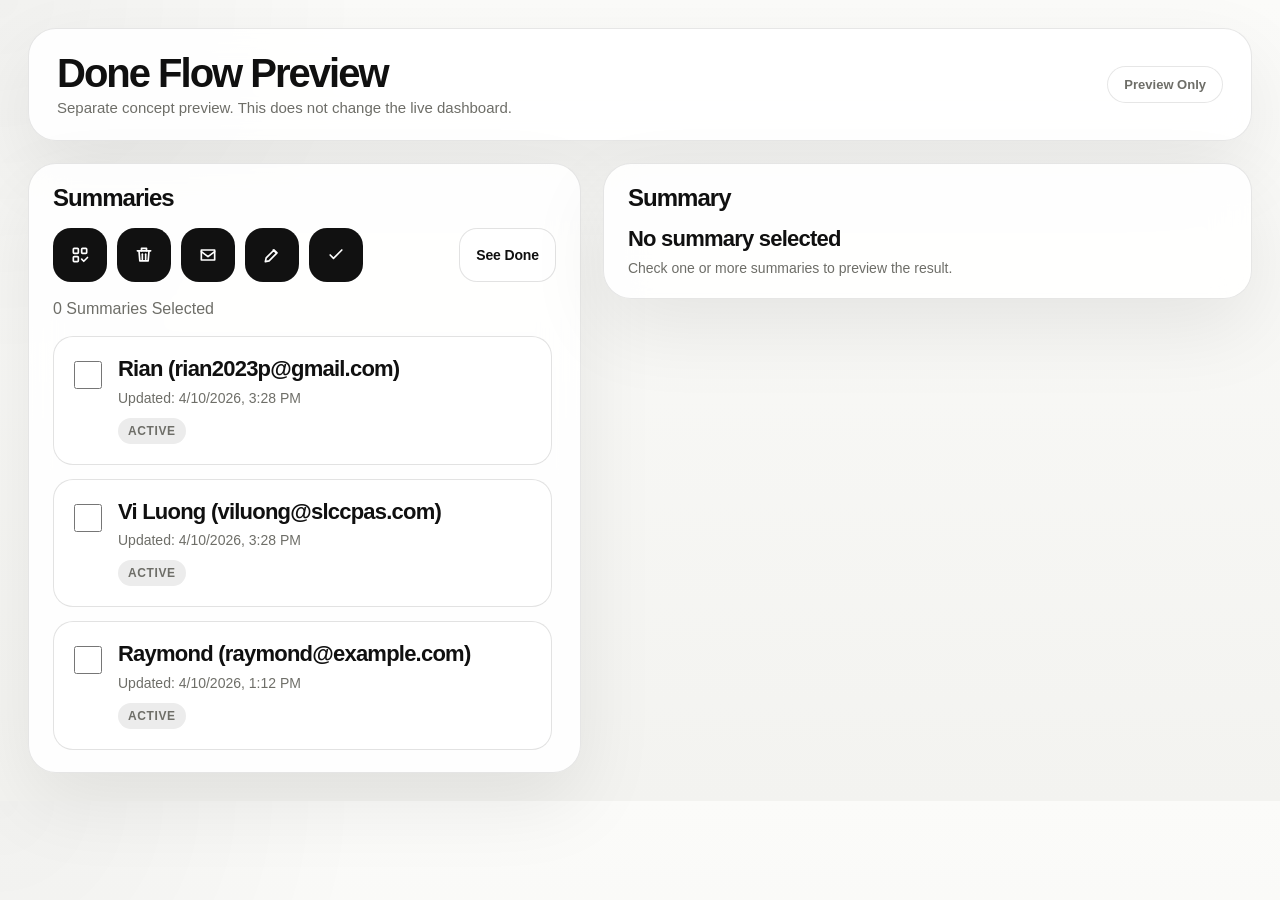
<file: Email_Summarizer/dashboard_static/done_preview.html>
<!doctype html>
<html lang="en">
  <head>
    <meta charset="utf-8" />
    <meta name="viewport" content="width=device-width, initial-scale=1" />
    <title>Email Dashboard Done Preview</title>
    <style>
      :root {
        --bg: #f3f3f0;
        --panel: rgba(255, 255, 255, 0.88);
        --panel-strong: rgba(255, 255, 255, 0.96);
        --line: rgba(17, 17, 17, 0.1);
        --text: #101010;
        --muted: #6e6e68;
        --soft: #efeee9;
        --soft-2: #e7e5de;
        --accent: #111111;
        --shadow: 0 30px 80px rgba(15, 15, 15, 0.08);
        --radius-xl: 28px;
        --radius-lg: 22px;
        --radius-md: 16px;
      }

      * {
        box-sizing: border-box;
      }

      body {
        margin: 0;
        color: var(--text);
        font-family: -apple-system, BlinkMacSystemFont, "SF Pro Display", "SF Pro Text", "Segoe UI", sans-serif;
        background:
          radial-gradient(circle at top left, rgba(0, 0, 0, 0.04), transparent 24%),
          linear-gradient(180deg, #fbfbf9 0%, var(--bg) 100%);
      }

      .page {
        max-width: 1460px;
        margin: 0 auto;
        padding: 28px;
        display: grid;
        gap: 22px;
      }

      .panel {
        border: 1px solid var(--line);
        background: var(--panel);
        backdrop-filter: blur(18px);
        border-radius: var(--radius-xl);
        box-shadow: var(--shadow);
      }

      .hero {
        padding: 24px 28px;
        display: flex;
        align-items: center;
        justify-content: space-between;
        gap: 20px;
      }

      h1 {
        margin: 0;
        font-size: 40px;
        line-height: 1;
        letter-spacing: -0.05em;
      }

      .hero p {
        margin: 6px 0 0;
        color: var(--muted);
        font-size: 15px;
      }

      .pill {
        padding: 10px 16px;
        border-radius: 999px;
        border: 1px solid var(--line);
        background: var(--panel-strong);
        color: var(--muted);
        font-size: 13px;
        font-weight: 600;
      }

      .layout {
        display: grid;
        grid-template-columns: 0.92fr 1.08fr;
        gap: 22px;
        align-items: start;
      }

      .module {
        padding: 22px 24px;
        display: grid;
        gap: 18px;
      }

      .module-header {
        display: flex;
        align-items: center;
        justify-content: space-between;
        gap: 16px;
      }

      .module-title {
        margin: 0;
        font-size: 24px;
        line-height: 1;
        letter-spacing: -0.04em;
      }

      .action-row {
        display: flex;
        align-items: center;
        justify-content: space-between;
        gap: 16px;
        flex-wrap: wrap;
      }

      .icon-actions {
        display: flex;
        align-items: center;
        gap: 10px;
        flex-wrap: wrap;
      }

      .icon-button,
      .mode-button {
        border: 1px solid rgba(17, 17, 17, 0.12);
        background: var(--accent);
        color: #fff;
        border-radius: 18px;
        height: 54px;
        min-width: 54px;
        padding: 0 16px;
        display: inline-flex;
        align-items: center;
        justify-content: center;
        gap: 10px;
        cursor: pointer;
        font-size: 14px;
        font-weight: 700;
        letter-spacing: -0.01em;
      }

      .icon-button svg {
        width: 20px;
        height: 20px;
        fill: none;
        stroke: currentColor;
        stroke-width: 2;
        stroke-linecap: round;
        stroke-linejoin: round;
      }

      .mode-button.secondary {
        background: rgba(255, 255, 255, 0.8);
        color: var(--text);
      }

      .mode-button.active {
        background: var(--accent);
        color: #fff;
      }

      .status-line {
        color: var(--muted);
        font-size: 16px;
      }

      .summary-list {
        display: grid;
        gap: 14px;
        max-height: 68vh;
        overflow-y: auto;
        padding-right: 4px;
      }

      .summary-card {
        display: grid;
        grid-template-columns: auto 1fr;
        gap: 16px;
        align-items: start;
        padding: 20px;
        border-radius: 20px;
        border: 1px solid rgba(17, 17, 17, 0.12);
        background: rgba(255, 255, 255, 0.74);
        cursor: pointer;
      }

      .summary-card:hover {
        background: var(--soft);
      }

      .summary-card.active {
        background: var(--soft);
        border-color: rgba(17, 17, 17, 0.16);
      }

      .summary-card input {
        width: 28px;
        height: 28px;
        margin: 4px 0 0;
      }

      .summary-card h3 {
        margin: 0;
        font-size: 22px;
        line-height: 1.12;
        letter-spacing: -0.035em;
      }

      .summary-card .meta {
        margin-top: 8px;
        color: var(--muted);
        font-size: 14px;
      }

      .summary-card .tag {
        display: inline-flex;
        margin-top: 12px;
        padding: 6px 10px;
        border-radius: 999px;
        background: rgba(17, 17, 17, 0.08);
        color: var(--muted);
        font-size: 12px;
        font-weight: 700;
        letter-spacing: 0.05em;
        text-transform: uppercase;
      }

      .detail {
        display: grid;
        gap: 18px;
      }

      .detail-header {
        display: grid;
        gap: 10px;
      }

      .detail-header h2 {
        margin: 0;
        font-size: 22px;
        line-height: 1;
        letter-spacing: -0.035em;
      }

      .detail-meta {
        color: var(--muted);
        font-size: 14px;
      }

      .detail-block {
        padding: 18px 20px;
        border-radius: 18px;
        background: var(--soft);
        border: 1px solid rgba(17, 17, 17, 0.08);
      }

      .detail-block h3 {
        margin: 0 0 12px;
        font-size: 13px;
        letter-spacing: 0.12em;
        text-transform: uppercase;
      }

      .detail-block p,
      .detail-block li {
        margin: 0;
        font-size: 16px;
        line-height: 1.6;
      }

      .detail-block ul {
        margin: 0;
        padding-left: 18px;
      }

      .note {
        color: var(--muted);
        font-size: 14px;
      }

      @media (max-width: 1080px) {
        .layout {
          grid-template-columns: 1fr;
        }
      }
    </style>
  </head>
  <body>
    <div class="page">
      <section class="panel hero">
        <div>
          <h1>Done Flow Preview</h1>
          <p>Separate concept preview. This does not change the live dashboard.</p>
        </div>
        <div class="pill">Preview Only</div>
      </section>

      <div class="layout">
        <section class="panel module">
          <div class="module-header">
            <h2 class="module-title" id="leftTitle">Summaries</h2>
          </div>

          <div class="action-row">
            <div class="icon-actions">
              <button class="icon-button" id="selectAllButton" type="button" title="Select All">
                <svg viewBox="0 0 24 24" aria-hidden="true">
                  <rect x="4" y="4" width="6" height="6" rx="1"></rect>
                  <rect x="14" y="4" width="6" height="6" rx="1"></rect>
                  <rect x="4" y="14" width="6" height="6" rx="1"></rect>
                  <path d="m14 17 2.5 2.5L21 15"></path>
                </svg>
              </button>
              <button class="icon-button" id="deleteButton" type="button" title="Delete Selected">
                <svg viewBox="0 0 24 24" aria-hidden="true">
                  <path d="M4 7h16"></path>
                  <path d="M10 11v6"></path>
                  <path d="M14 11v6"></path>
                  <path d="M6 7l1 12h10l1-12"></path>
                  <path d="M9 7V4h6v3"></path>
                </svg>
              </button>
              <button class="icon-button" id="emailButton" type="button" title="Email Report">
                <svg viewBox="0 0 24 24" aria-hidden="true">
                  <path d="M4 6h16v12H4z"></path>
                  <path d="m4 8 8 6 8-6"></path>
                </svg>
              </button>
              <button class="icon-button" id="refineButton" type="button" title="Refine Summary">
                <svg viewBox="0 0 24 24" aria-hidden="true">
                  <path d="m4 20 4.5-1 9.5-9.5-3.5-3.5L5 15.5 4 20z"></path>
                  <path d="m13.5 6 3.5 3.5"></path>
                </svg>
              </button>
              <button class="icon-button" id="doneActionButton" type="button" title="Mark as Done">
                <svg viewBox="0 0 24 24" aria-hidden="true">
                  <path d="m5 12 4 4L19 6"></path>
                </svg>
              </button>
            </div>

            <button class="mode-button secondary" id="toggleDoneViewButton" type="button">See Done</button>
          </div>

          <div class="status-line" id="listStatus">0 Summaries Selected</div>
          <div class="summary-list" id="summaryList"></div>
        </section>

        <section class="panel module">
          <div class="module-header">
            <h2 class="module-title">Summary</h2>
          </div>
          <div class="detail" id="detailPane"></div>
        </section>
      </div>
    </div>

    <script>
      const inboxSummaries = [
        {
          id: "rian",
          title: "Rian (rian2023p@gmail.com)",
          updated: "4/10/2026, 3:28 PM",
          executive:
            "Rian acknowledges your work on the tax documents and gives follow-up instructions for finalizing the filing.",
          topics: [
            "Tax filing next steps",
            "Spreadsheet adjustments",
            "Document handling guidance",
          ],
        },
        {
          id: "vi",
          title: "Vi Luong (viluong@slccpas.com)",
          updated: "4/10/2026, 3:28 PM",
          executive:
            "Vi sent the finalized return package and asked for the signed e-file forms back before the deadline.",
          topics: [
            "2025 return documents",
            "E-file signature request",
            "Tax payment timing",
          ],
        },
        {
          id: "raymond",
          title: "Raymond (raymond@example.com)",
          updated: "4/10/2026, 1:12 PM",
          executive:
            "Raymond sent a short note with a follow-up question about the attached tax paperwork.",
          topics: [
            "Attachment follow-up",
            "Clarification request",
          ],
        },
      ];

      const doneSummaries = [
        {
          id: "goku",
          title: "Goku (goku@example.com)",
          updated: "4/09/2026, 8:12 PM",
          executive:
            "Older summary already handled and moved out of the active queue.",
          topics: [
            "Handled previously",
            "No active follow-up",
          ],
        },
      ];

      let showDone = false;
      let activeSummaries = [...inboxSummaries];
      let archivedSummaries = [...doneSummaries];
      let selectedIds = [];

      const summaryList = document.getElementById("summaryList");
      const listStatus = document.getElementById("listStatus");
      const detailPane = document.getElementById("detailPane");
      const leftTitle = document.getElementById("leftTitle");
      const toggleDoneViewButton = document.getElementById("toggleDoneViewButton");
      const doneActionButton = document.getElementById("doneActionButton");

      function hasSelected(id) {
        return selectedIds.includes(id);
      }

      function updateStatus() {
        listStatus.textContent = `${selectedIds.length} Summaries Selected`;
      }

      function showPreviewOnlyMessage(message) {
        listStatus.textContent = message;
      }

      function getCurrentCollection() {
        return showDone ? archivedSummaries : activeSummaries;
      }

      function renderDetail() {
        const selected = getCurrentCollection().filter((item) => selectedIds.includes(item.id));

        if (!selected.length) {
          detailPane.innerHTML = `
            <div class="detail-header">
              <h2>No summary selected</h2>
              <div class="detail-meta">Check one or more summaries to preview the result.</div>
            </div>
          `;
          return;
        }

        if (selected.length === 1) {
          const summary = selected[0];
          detailPane.innerHTML = `
            <div class="detail-header">
              <h2>${summary.title}</h2>
              <div class="detail-meta">Updated: ${summary.updated}</div>
            </div>
            <div class="detail-block">
              <h3>Executive Summary</h3>
              <p>${summary.executive}</p>
            </div>
            <div class="detail-block">
              <h3>Main Topics</h3>
              <ul>${summary.topics.map((topic) => `<li>${topic}</li>`).join("")}</ul>
            </div>
          `;
          return;
        }

        detailPane.innerHTML = `
          <div class="detail-header">
            <h2>Combined Report (${selected.length} Selected)</h2>
            <div class="detail-meta">Order follows the order you checked them.</div>
          </div>
          ${selected
            .map(
              (summary) => `
                <div class="detail-block">
                  <h3>${summary.title}</h3>
                  <p>${summary.executive}</p>
                </div>
              `
            )
            .join("")}
        `;
      }

      function renderList() {
        const items = getCurrentCollection();
        leftTitle.textContent = showDone ? "Done" : "Summaries";
        toggleDoneViewButton.textContent = showDone ? "Back to Summaries" : "See Done";
        toggleDoneViewButton.classList.toggle("active", showDone);
        doneActionButton.title = showDone ? "Mark as New" : "Mark as Done";
        doneActionButton.innerHTML = showDone
          ? `
            <svg viewBox="0 0 24 24" aria-hidden="true">
              <path d="M4 12h16"></path>
              <path d="M12 4v16"></path>
            </svg>
          `
          : `
            <svg viewBox="0 0 24 24" aria-hidden="true">
              <path d="m5 12 4 4L19 6"></path>
            </svg>
          `;

        summaryList.innerHTML = items
          .map(
            (summary) => `
              <div class="summary-card${hasSelected(summary.id) ? " active" : ""}" data-id="${summary.id}">
                <input type="checkbox" ${hasSelected(summary.id) ? "checked" : ""} />
                <div>
                  <h3>${summary.title}</h3>
                  <div class="meta">Updated: ${summary.updated}</div>
                  <div class="tag">${showDone ? "Done" : "Active"}</div>
                </div>
              </div>
            `
          )
          .join("");

        summaryList.querySelectorAll(".summary-card").forEach((card) => {
          card.addEventListener("click", () => {
            const id = card.dataset.id;
            if (hasSelected(id)) {
              selectedIds = selectedIds.filter((item) => item !== id);
            } else {
              selectedIds.push(id);
            }
            renderList();
            updateStatus();
            renderDetail();
          });
        });
      }

      function moveSelectedToDone() {
        if (!selectedIds.length) return;
        if (!showDone) {
          const moved = activeSummaries.filter((item) => selectedIds.includes(item.id));
          activeSummaries = activeSummaries.filter((item) => !selectedIds.includes(item.id));
          archivedSummaries = [...moved, ...archivedSummaries];
        } else {
          const moved = archivedSummaries.filter((item) => selectedIds.includes(item.id));
          archivedSummaries = archivedSummaries.filter((item) => !selectedIds.includes(item.id));
          activeSummaries = [...moved, ...activeSummaries];
        }
        selectedIds = [];
        renderList();
        updateStatus();
        renderDetail();
      }

      document.getElementById("selectAllButton").addEventListener("click", () => {
        const items = getCurrentCollection().map((item) => item.id);
        const allSelected = items.length > 0 && items.every((id) => selectedIds.includes(id));
        selectedIds = allSelected ? [] : [...items];
        renderList();
        updateStatus();
        renderDetail();
      });

      document.getElementById("deleteButton").addEventListener("click", () => {
        const set = new Set(selectedIds);
        if (showDone) {
          archivedSummaries = archivedSummaries.filter((item) => !set.has(item.id));
        } else {
          activeSummaries = activeSummaries.filter((item) => !set.has(item.id));
        }
        selectedIds = [];
        renderList();
        updateStatus();
        renderDetail();
      });

      document.getElementById("emailButton").addEventListener("click", () => {
        showPreviewOnlyMessage("Preview only: this would email the current combined report.");
      });

      document.getElementById("refineButton").addEventListener("click", () => {
        showPreviewOnlyMessage("Preview only: this would refine the current visible summary/report.");
      });

      doneActionButton.addEventListener("click", moveSelectedToDone);

      toggleDoneViewButton.addEventListener("click", () => {
        showDone = !showDone;
        selectedIds = [];
        renderList();
        updateStatus();
        renderDetail();
      });

      renderList();
      updateStatus();
      renderDetail();
    </script>
  </body>
</html>
</file>
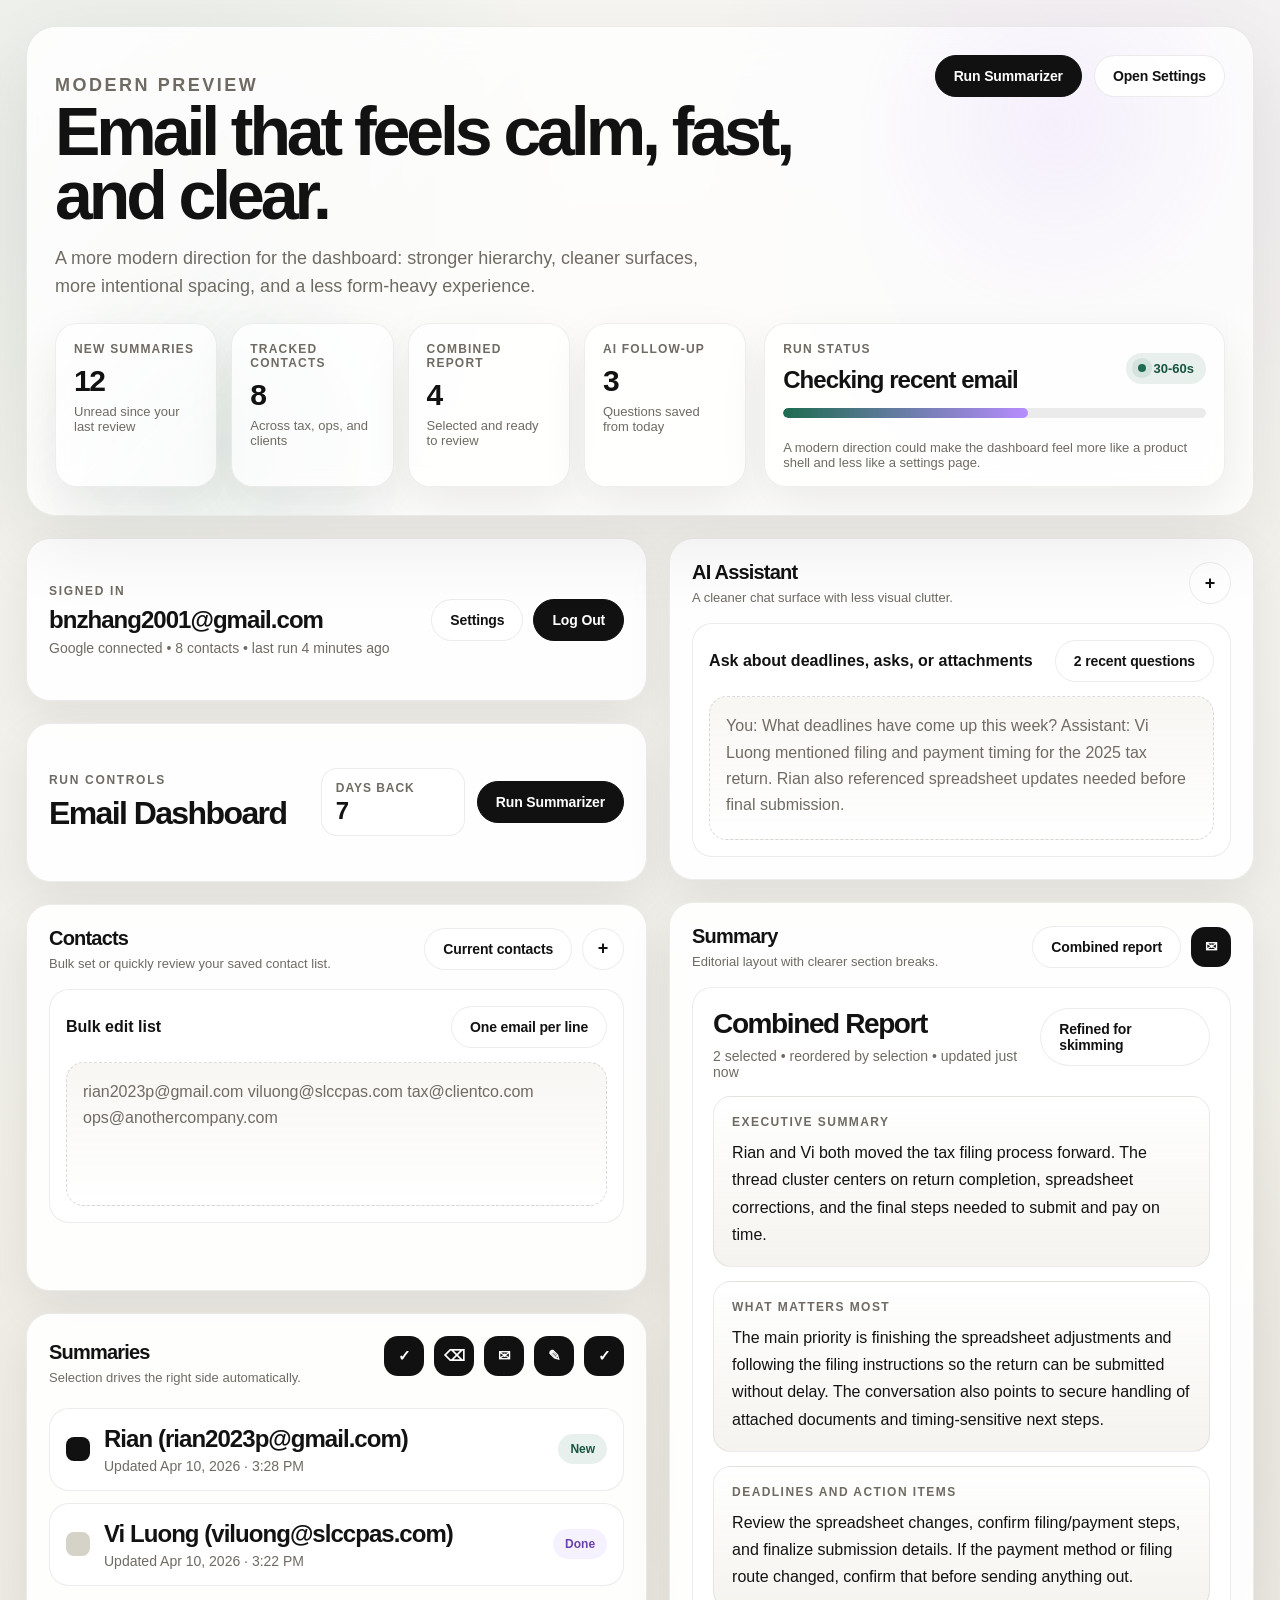
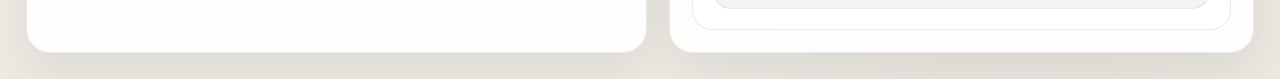
<file: Email_Summarizer/dashboard_static/modern_preview.html>
<!doctype html>
<html lang="en">
  <head>
    <meta charset="utf-8" />
    <meta name="viewport" content="width=device-width, initial-scale=1" />
    <title>Email Dashboard Modern Preview</title>
    <style>
      :root {
        --bg-1: #f6f5f1;
        --bg-2: #eceae2;
        --ink: #121212;
        --muted: #6f6b63;
        --line: rgba(18, 18, 18, 0.08);
        --line-strong: rgba(18, 18, 18, 0.14);
        --panel: rgba(255, 255, 255, 0.76);
        --panel-strong: rgba(255, 255, 255, 0.92);
        --soft: #f0ede6;
        --soft-2: #e6e2d8;
        --accent: #111111;
        --accent-2: #1d6c4f;
        --accent-3: #b78cff;
        --shadow-lg: 0 28px 80px rgba(15, 15, 15, 0.08);
        --shadow-md: 0 18px 48px rgba(15, 15, 15, 0.07);
        --radius-xl: 30px;
        --radius-lg: 24px;
        --radius-md: 18px;
        --radius-sm: 14px;
      }

      * {
        box-sizing: border-box;
      }

      body {
        margin: 0;
        min-height: 100vh;
        color: var(--ink);
        font-family: -apple-system, BlinkMacSystemFont, "SF Pro Display", "SF Pro Text", "Segoe UI", sans-serif;
        background:
          radial-gradient(circle at 12% 10%, rgba(29, 108, 79, 0.08), transparent 22%),
          radial-gradient(circle at 84% 8%, rgba(183, 140, 255, 0.10), transparent 20%),
          radial-gradient(circle at 80% 84%, rgba(0, 0, 0, 0.05), transparent 24%),
          linear-gradient(180deg, var(--bg-1) 0%, var(--bg-2) 100%);
      }

      .page {
        max-width: 1460px;
        margin: 0 auto;
        padding: 26px;
        display: grid;
        gap: 22px;
      }

      .glass {
        background: var(--panel);
        border: 1px solid var(--line);
        border-radius: var(--radius-xl);
        box-shadow: var(--shadow-lg);
        backdrop-filter: blur(20px);
      }

      .hero {
        position: relative;
        overflow: hidden;
        padding: 28px;
        display: grid;
        gap: 22px;
      }

      .hero::before {
        content: "";
        position: absolute;
        inset: 0;
        background:
          linear-gradient(135deg, rgba(255, 255, 255, 0.45), transparent 34%),
          radial-gradient(circle at 84% 20%, rgba(183, 140, 255, 0.10), transparent 18%),
          radial-gradient(circle at 16% 86%, rgba(29, 108, 79, 0.08), transparent 18%);
        pointer-events: none;
      }

      .hero-top,
      .hero-bottom {
        position: relative;
        z-index: 1;
      }

      .hero-top {
        display: flex;
        align-items: flex-start;
        justify-content: space-between;
        gap: 24px;
      }

      .eyebrow {
        margin: 0 0 10px;
        font-size: 12px;
        letter-spacing: 0.14em;
        text-transform: uppercase;
        color: var(--muted);
        font-weight: 700;
      }

      h1 {
        margin: 0;
        font-size: clamp(44px, 6vw, 68px);
        line-height: 0.94;
        letter-spacing: -0.06em;
      }

      .hero-copy {
        max-width: 780px;
      }

      .hero-copy p {
        margin: 16px 0 0;
        max-width: 680px;
        color: var(--muted);
        font-size: 18px;
        line-height: 1.6;
      }

      .hero-actions {
        display: flex;
        gap: 12px;
        align-items: center;
        flex-wrap: wrap;
      }

      .button,
      .pill {
        border-radius: 999px;
        border: 1px solid var(--line);
        padding: 12px 18px;
        font: inherit;
        font-size: 14px;
        font-weight: 650;
        letter-spacing: -0.01em;
      }

      .button.primary {
        background: var(--accent);
        color: #fff;
        border-color: var(--accent);
      }

      .button.secondary,
      .pill {
        background: rgba(255, 255, 255, 0.82);
        color: var(--ink);
      }

      .hero-bottom {
        display: grid;
        grid-template-columns: 1.2fr .8fr;
        gap: 18px;
      }

      .stat-grid {
        display: grid;
        grid-template-columns: repeat(4, minmax(0, 1fr));
        gap: 14px;
      }

      .stat-card,
      .pulse-card {
        background: rgba(255, 255, 255, 0.72);
        border: 1px solid rgba(18, 18, 18, 0.07);
        border-radius: 22px;
        padding: 18px 18px 16px;
        box-shadow: var(--shadow-md);
      }

      .stat-label {
        font-size: 12px;
        letter-spacing: 0.10em;
        text-transform: uppercase;
        color: var(--muted);
        font-weight: 700;
        margin-bottom: 10px;
      }

      .stat-value {
        font-size: 30px;
        line-height: 1;
        letter-spacing: -0.05em;
        font-weight: 760;
      }

      .stat-note {
        margin-top: 8px;
        font-size: 13px;
        color: var(--muted);
      }

      .pulse-card {
        display: grid;
        gap: 14px;
      }

      .pulse-row {
        display: flex;
        justify-content: space-between;
        gap: 12px;
        align-items: center;
      }

      .pulse-badge {
        display: inline-flex;
        align-items: center;
        gap: 8px;
        padding: 8px 12px;
        border-radius: 999px;
        background: rgba(29, 108, 79, 0.10);
        color: #16553f;
        font-size: 13px;
        font-weight: 700;
      }

      .pulse-badge::before {
        content: "";
        width: 8px;
        height: 8px;
        border-radius: 50%;
        background: var(--accent-2);
        box-shadow: 0 0 0 6px rgba(29, 108, 79, 0.10);
      }

      .shell {
        display: grid;
        grid-template-columns: 1.03fr .97fr;
        gap: 22px;
      }

      .column {
        display: grid;
        gap: 22px;
      }

      .panel {
        background: var(--panel-strong);
        border: 1px solid var(--line);
        border-radius: var(--radius-lg);
        box-shadow: var(--shadow-md);
        padding: 22px;
      }

      .panel-header {
        display: flex;
        justify-content: space-between;
        align-items: center;
        gap: 14px;
        margin-bottom: 18px;
      }

      .panel-title {
        margin: 0;
        font-size: 20px;
        letter-spacing: -0.04em;
      }

      .panel-subtitle {
        margin: 6px 0 0;
        color: var(--muted);
        font-size: 13px;
      }

      .tiny-actions {
        display: flex;
        gap: 10px;
        align-items: center;
      }

      .circle-button {
        width: 42px;
        height: 42px;
        border: 1px solid var(--line);
        background: rgba(255, 255, 255, 0.88);
        border-radius: 50%;
        display: inline-flex;
        align-items: center;
        justify-content: center;
        font-size: 18px;
        font-weight: 700;
      }

      .account-card {
        display: grid;
        grid-template-columns: 1fr auto;
        gap: 18px;
        align-items: center;
      }

      .account-name {
        font-size: 24px;
        letter-spacing: -0.04em;
        font-weight: 760;
      }

      .account-meta {
        margin-top: 6px;
        color: var(--muted);
        font-size: 14px;
      }

      .run-card {
        display: grid;
        grid-template-columns: 1fr auto;
        gap: 18px;
        align-items: center;
      }

      .run-controls {
        display: flex;
        gap: 12px;
        align-items: center;
        flex-wrap: wrap;
      }

      .input-chip {
        min-width: 144px;
        padding: 12px 14px;
        border-radius: 16px;
        background: rgba(255, 255, 255, 0.92);
        border: 1px solid var(--line);
        display: grid;
        gap: 4px;
      }

      .input-chip-label {
        color: var(--muted);
        font-size: 12px;
        font-weight: 700;
        letter-spacing: 0.08em;
        text-transform: uppercase;
      }

      .input-chip-value {
        font-size: 24px;
        line-height: 1;
        letter-spacing: -0.04em;
        font-weight: 720;
      }

      .contact-stack,
      .chat-stack,
      .summary-stack {
        display: grid;
        gap: 14px;
      }

      .textarea-card,
      .chat-card,
      .summary-card,
      .detail-card {
        border: 1px solid var(--line);
        border-radius: 20px;
        background: rgba(255, 255, 255, 0.86);
      }

      .textarea-card {
        padding: 16px;
      }

      .textarea-header,
      .chat-header {
        display: flex;
        justify-content: space-between;
        align-items: center;
        gap: 12px;
        margin-bottom: 14px;
      }

      .textarea-box,
      .chat-box {
        min-height: 144px;
        border: 1px dashed var(--line-strong);
        border-radius: 18px;
        padding: 16px;
        color: var(--muted);
        background: linear-gradient(180deg, rgba(240, 237, 230, 0.48), rgba(255, 255, 255, 0.55));
        line-height: 1.65;
      }

      .summary-toolbar {
        display: flex;
        justify-content: space-between;
        align-items: center;
        gap: 12px;
        margin-bottom: 14px;
      }

      .icon-row {
        display: flex;
        gap: 10px;
        align-items: center;
      }

      .square-icon {
        width: 40px;
        height: 40px;
        border-radius: 14px;
        background: var(--accent);
        color: #fff;
        display: inline-flex;
        align-items: center;
        justify-content: center;
        font-size: 15px;
        font-weight: 700;
      }

      .summary-scroll {
        display: grid;
        gap: 12px;
      }

      .summary-card {
        padding: 16px;
        display: grid;
        grid-template-columns: auto 1fr auto;
        gap: 14px;
        align-items: center;
      }

      .check {
        width: 24px;
        height: 24px;
        border-radius: 8px;
        background: var(--accent);
      }

      .summary-person {
        font-size: 24px;
        letter-spacing: -0.04em;
        font-weight: 760;
      }

      .summary-meta {
        margin-top: 5px;
        color: var(--muted);
        font-size: 14px;
      }

      .summary-tag {
        padding: 8px 12px;
        border-radius: 999px;
        background: rgba(29, 108, 79, 0.10);
        color: #16553f;
        font-size: 12px;
        font-weight: 700;
      }

      .detail-card {
        padding: 20px;
        display: grid;
        gap: 16px;
      }

      .detail-head {
        display: flex;
        justify-content: space-between;
        gap: 14px;
        align-items: flex-start;
      }

      .detail-title {
        margin: 0;
        font-size: 28px;
        letter-spacing: -0.05em;
      }

      .detail-meta {
        color: var(--muted);
        font-size: 14px;
        margin-top: 8px;
      }

      .section-grid {
        display: grid;
        gap: 14px;
      }

      .section-block {
        padding: 18px;
        border: 1px solid var(--line);
        border-radius: 18px;
        background: linear-gradient(180deg, rgba(255, 255, 255, 0.82), rgba(240, 237, 230, 0.66));
      }

      .section-label {
        margin: 0 0 10px;
        font-size: 12px;
        letter-spacing: 0.12em;
        text-transform: uppercase;
        color: var(--muted);
        font-weight: 700;
      }

      .section-copy {
        margin: 0;
        font-size: 16px;
        line-height: 1.7;
      }

      @media (max-width: 1180px) {
        .hero-bottom,
        .shell {
          grid-template-columns: 1fr;
        }

        .stat-grid {
          grid-template-columns: repeat(2, minmax(0, 1fr));
        }
      }

      @media (max-width: 760px) {
        .page {
          padding: 16px;
        }

        .hero-top,
        .run-card,
        .account-card,
        .summary-card,
        .detail-head {
          grid-template-columns: 1fr;
          display: grid;
        }

        .hero-actions,
        .run-controls,
        .summary-toolbar {
          flex-wrap: wrap;
        }

        .stat-grid {
          grid-template-columns: 1fr;
        }
      }
    </style>
  </head>
  <body>
    <main class="page">
      <section class="glass hero">
        <div class="hero-top">
          <div class="hero-copy">
            <p class="eyebrow">Modern Preview</p>
            <h1>Email that feels calm, fast, and clear.</h1>
            <p>A more modern direction for the dashboard: stronger hierarchy, cleaner surfaces, more intentional spacing, and a less form-heavy experience.</p>
          </div>
          <div class="hero-actions">
            <button class="button primary" type="button">Run Summarizer</button>
            <button class="button secondary" type="button">Open Settings</button>
          </div>
        </div>

        <div class="hero-bottom">
          <div class="stat-grid">
            <div class="stat-card">
              <div class="stat-label">New summaries</div>
              <div class="stat-value">12</div>
              <div class="stat-note">Unread since your last review</div>
            </div>
            <div class="stat-card">
              <div class="stat-label">Tracked contacts</div>
              <div class="stat-value">8</div>
              <div class="stat-note">Across tax, ops, and clients</div>
            </div>
            <div class="stat-card">
              <div class="stat-label">Combined report</div>
              <div class="stat-value">4</div>
              <div class="stat-note">Selected and ready to review</div>
            </div>
            <div class="stat-card">
              <div class="stat-label">AI follow-up</div>
              <div class="stat-value">3</div>
              <div class="stat-note">Questions saved from today</div>
            </div>
          </div>

          <div class="pulse-card">
            <div class="pulse-row">
              <div>
                <div class="stat-label">Run status</div>
                <div style="font-size:24px;font-weight:760;letter-spacing:-0.04em;">Checking recent email</div>
              </div>
              <div class="pulse-badge">30-60s</div>
            </div>
            <div style="height:10px;border-radius:999px;background:rgba(18,18,18,0.08);overflow:hidden;">
              <div style="width:58%;height:100%;background:linear-gradient(90deg,var(--accent-2),var(--accent-3));border-radius:999px;"></div>
            </div>
            <div class="stat-note">A modern direction could make the dashboard feel more like a product shell and less like a settings page.</div>
          </div>
        </div>
      </section>

      <section class="shell">
        <div class="column">
          <section class="panel account-card">
            <div>
              <div class="eyebrow" style="margin-bottom:8px;">Signed in</div>
              <div class="account-name">bnzhang2001@gmail.com</div>
              <div class="account-meta">Google connected • 8 contacts • last run 4 minutes ago</div>
            </div>
            <div class="tiny-actions">
              <span class="pill">Settings</span>
              <button class="button primary" type="button">Log Out</button>
            </div>
          </section>

          <section class="panel run-card">
            <div>
              <div class="eyebrow" style="margin-bottom:8px;">Run controls</div>
              <div style="font-size:32px;font-weight:760;letter-spacing:-0.05em;">Email Dashboard</div>
            </div>
            <div class="run-controls">
              <div class="input-chip">
                <div class="input-chip-label">Days back</div>
                <div class="input-chip-value">7</div>
              </div>
              <button class="button primary" type="button">Run Summarizer</button>
            </div>
          </section>

          <section class="panel">
            <div class="panel-header">
              <div>
                <h2 class="panel-title">Contacts</h2>
                <p class="panel-subtitle">Bulk set or quickly review your saved contact list.</p>
              </div>
              <div class="tiny-actions">
                <span class="pill">Current contacts</span>
                <div class="circle-button">+</div>
              </div>
            </div>
            <div class="contact-stack">
              <div class="textarea-card">
                <div class="textarea-header">
                  <strong>Bulk edit list</strong>
                  <span class="pill">One email per line</span>
                </div>
                <div class="textarea-box">rian2023p@gmail.com
viluong@slccpas.com
tax@clientco.com
ops@anothercompany.com</div>
              </div>
            </div>
          </section>

          <section class="panel">
            <div class="panel-header">
              <div>
                <h2 class="panel-title">Summaries</h2>
                <p class="panel-subtitle">Selection drives the right side automatically.</p>
              </div>
              <div class="summary-toolbar">
                <div class="icon-row">
                  <div class="square-icon">✓</div>
                  <div class="square-icon">⌫</div>
                  <div class="square-icon">✉</div>
                  <div class="square-icon">✎</div>
                  <div class="square-icon">✓</div>
                </div>
              </div>
            </div>

            <div class="summary-scroll">
              <article class="summary-card">
                <div class="check"></div>
                <div>
                  <div class="summary-person">Rian (rian2023p@gmail.com)</div>
                  <div class="summary-meta">Updated Apr 10, 2026 · 3:28 PM</div>
                </div>
                <div class="summary-tag">New</div>
              </article>

              <article class="summary-card">
                <div class="check" style="background:#d5d2c8;"></div>
                <div>
                  <div class="summary-person">Vi Luong (viluong@slccpas.com)</div>
                  <div class="summary-meta">Updated Apr 10, 2026 · 3:22 PM</div>
                </div>
                <div class="summary-tag" style="background:rgba(183,140,255,0.12);color:#6a42a9;">Done</div>
              </article>
            </div>
          </section>
        </div>

        <div class="column">
          <section class="panel">
            <div class="panel-header">
              <div>
                <h2 class="panel-title">AI Assistant</h2>
                <p class="panel-subtitle">A cleaner chat surface with less visual clutter.</p>
              </div>
              <div class="circle-button">+</div>
            </div>
            <div class="chat-card" style="padding:16px;">
              <div class="chat-header">
                <strong>Ask about deadlines, asks, or attachments</strong>
                <span class="pill">2 recent questions</span>
              </div>
              <div class="chat-box">You: What deadlines have come up this week?

Assistant: Vi Luong mentioned filing and payment timing for the 2025 tax return. Rian also referenced spreadsheet updates needed before final submission.</div>
            </div>
          </section>

          <section class="panel">
            <div class="panel-header">
              <div>
                <h2 class="panel-title">Summary</h2>
                <p class="panel-subtitle">Editorial layout with clearer section breaks.</p>
              </div>
              <div class="tiny-actions">
                <span class="pill">Combined report</span>
                <div class="square-icon">✉</div>
              </div>
            </div>

            <div class="detail-card">
              <div class="detail-head">
                <div>
                  <h3 class="detail-title">Combined Report</h3>
                  <div class="detail-meta">2 selected • reordered by selection • updated just now</div>
                </div>
                <span class="pill">Refined for skimming</span>
              </div>

              <div class="section-grid">
                <section class="section-block">
                  <p class="section-label">Executive Summary</p>
                  <p class="section-copy">Rian and Vi both moved the tax filing process forward. The thread cluster centers on return completion, spreadsheet corrections, and the final steps needed to submit and pay on time.</p>
                </section>

                <section class="section-block">
                  <p class="section-label">What Matters Most</p>
                  <p class="section-copy">The main priority is finishing the spreadsheet adjustments and following the filing instructions so the return can be submitted without delay. The conversation also points to secure handling of attached documents and timing-sensitive next steps.</p>
                </section>

                <section class="section-block">
                  <p class="section-label">Deadlines and Action Items</p>
                  <p class="section-copy">Review the spreadsheet changes, confirm filing/payment steps, and finalize submission details. If the payment method or filing route changed, confirm that before sending anything out.</p>
                </section>
              </div>
            </div>
          </section>
        </div>
      </section>
    </main>
  </body>
</html>
</file>
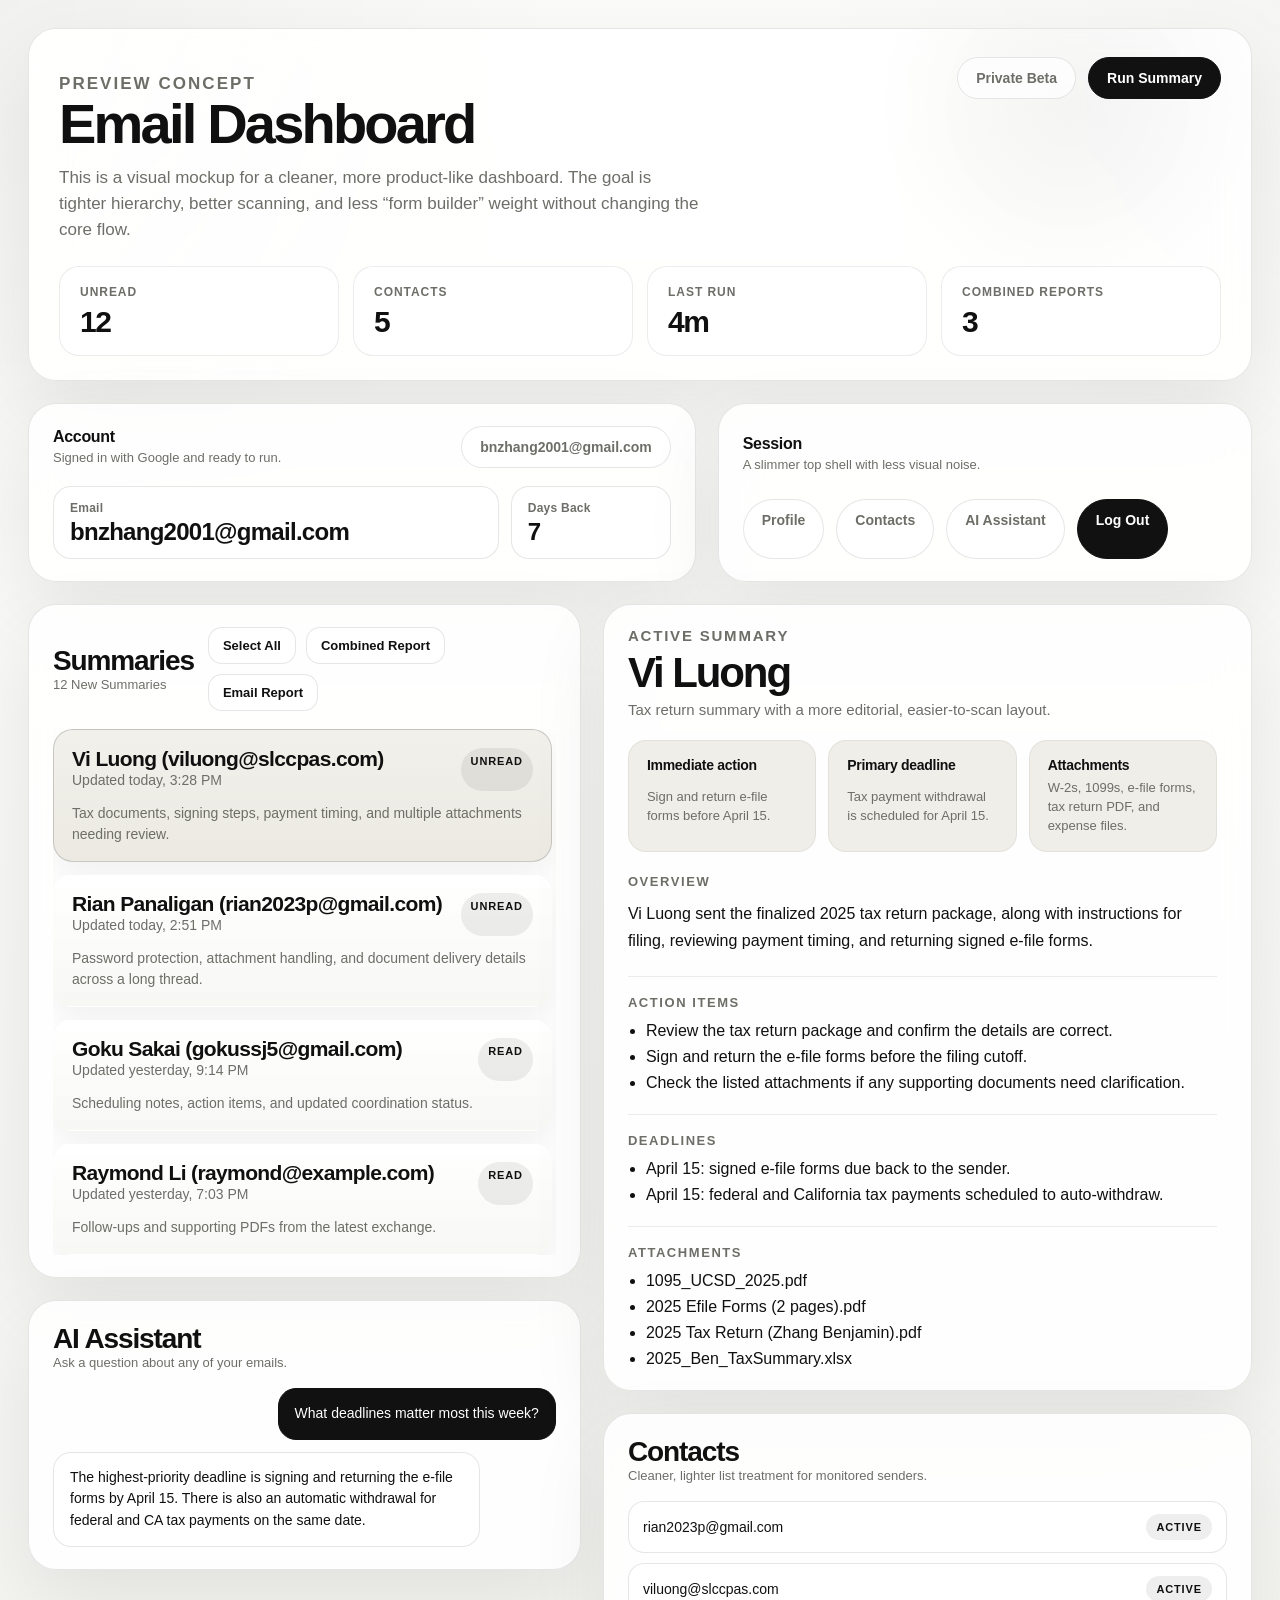
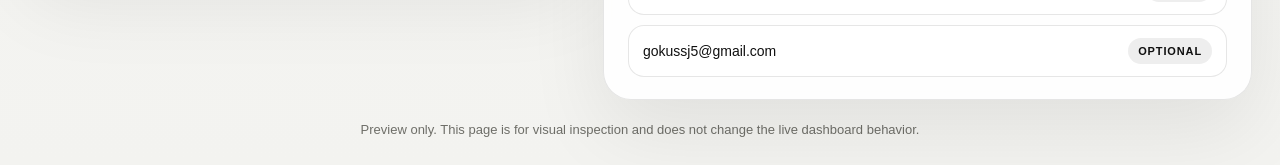
<file: Email_Summarizer/dashboard_static/preview.html>
<!doctype html>
<html lang="en">
  <head>
    <meta charset="utf-8" />
    <meta name="viewport" content="width=device-width, initial-scale=1" />
    <title>Email Dashboard Preview</title>
    <style>
      :root {
        --bg: #f3f3f0;
        --panel: rgba(255, 255, 255, 0.88);
        --panel-strong: rgba(255, 255, 255, 0.96);
        --line: rgba(17, 17, 17, 0.1);
        --line-strong: rgba(17, 17, 17, 0.18);
        --text: #101010;
        --muted: #6e6e68;
        --soft: #efeee9;
        --soft-2: #e7e5de;
        --accent: #111111;
        --accent-soft: #ecebe6;
        --shadow: 0 30px 80px rgba(15, 15, 15, 0.08);
        --radius-xl: 28px;
        --radius-lg: 22px;
        --radius-md: 16px;
        --radius-sm: 12px;
      }

      * {
        box-sizing: border-box;
      }

      body {
        margin: 0;
        color: var(--text);
        font-family: -apple-system, BlinkMacSystemFont, "SF Pro Display", "SF Pro Text", "Segoe UI", sans-serif;
        background:
          radial-gradient(circle at top left, rgba(0, 0, 0, 0.04), transparent 26%),
          radial-gradient(circle at top right, rgba(0, 0, 0, 0.025), transparent 22%),
          linear-gradient(180deg, #fbfbf9 0%, var(--bg) 100%);
      }

      .page {
        max-width: 1380px;
        margin: 0 auto;
        padding: 28px;
        display: grid;
        gap: 22px;
      }

      .panel {
        border: 1px solid var(--line);
        background: var(--panel);
        backdrop-filter: blur(18px);
        border-radius: var(--radius-xl);
        box-shadow: var(--shadow);
      }

      .hero {
        padding: 28px 30px 24px;
        display: grid;
        gap: 22px;
        overflow: hidden;
        position: relative;
      }

      .hero::after {
        content: "";
        position: absolute;
        inset: 0;
        background:
          linear-gradient(120deg, rgba(255, 255, 255, 0.5), transparent 35%),
          radial-gradient(circle at 85% 22%, rgba(0, 0, 0, 0.045), transparent 18%);
        pointer-events: none;
      }

      .hero-top {
        display: flex;
        align-items: flex-start;
        justify-content: space-between;
        gap: 24px;
        position: relative;
        z-index: 1;
      }

      .eyebrow {
        margin: 0 0 10px;
        color: var(--muted);
        font-size: 12px;
        font-weight: 700;
        letter-spacing: 0.12em;
        text-transform: uppercase;
      }

      h1 {
        margin: 0;
        font-size: clamp(36px, 5vw, 56px);
        line-height: 0.95;
        letter-spacing: -0.05em;
      }

      .hero-copy {
        max-width: 720px;
      }

      .hero-copy p {
        margin: 14px 0 0;
        max-width: 640px;
        color: var(--muted);
        font-size: 17px;
        line-height: 1.55;
      }

      .hero-actions {
        display: flex;
        align-items: center;
        gap: 12px;
      }

      .pill {
        border-radius: 999px;
        padding: 12px 18px;
        border: 1px solid var(--line);
        background: rgba(255, 255, 255, 0.78);
        color: var(--muted);
        font-size: 14px;
        font-weight: 600;
      }

      .primary {
        background: var(--accent);
        color: #fff;
        border-color: var(--accent);
      }

      .hero-stats {
        display: grid;
        grid-template-columns: repeat(4, minmax(0, 1fr));
        gap: 14px;
        position: relative;
        z-index: 1;
      }

      .stat {
        padding: 18px 20px;
        border-radius: 20px;
        border: 1px solid rgba(17, 17, 17, 0.08);
        background: rgba(255, 255, 255, 0.7);
        display: grid;
        gap: 8px;
      }

      .stat-label {
        font-size: 12px;
        color: var(--muted);
        font-weight: 700;
        letter-spacing: 0.08em;
        text-transform: uppercase;
      }

      .stat-value {
        font-size: 30px;
        line-height: 1;
        letter-spacing: -0.05em;
        font-weight: 700;
      }

      .toolbar {
        display: grid;
        grid-template-columns: 1.25fr 1fr;
        gap: 22px;
      }

      .toolbar-card {
        padding: 22px 24px;
        display: grid;
        gap: 18px;
      }

      .toolbar-head {
        display: flex;
        align-items: center;
        justify-content: space-between;
        gap: 16px;
      }

      .toolbar-title {
        margin: 0;
        font-size: 16px;
        letter-spacing: -0.02em;
      }

      .toolbar-subtitle {
        margin: 4px 0 0;
        color: var(--muted);
        font-size: 13px;
      }

      .toolbar-row {
        display: flex;
        gap: 12px;
        align-items: stretch;
        flex-wrap: wrap;
      }

      .input-shell {
        min-width: 0;
        flex: 1 1 200px;
        padding: 14px 16px;
        border-radius: 18px;
        border: 1px solid var(--line);
        background: var(--panel-strong);
        display: grid;
        gap: 4px;
      }

      .input-shell.small {
        flex: 0 0 160px;
      }

      .input-label {
        color: var(--muted);
        font-size: 12px;
        font-weight: 600;
        letter-spacing: 0.02em;
      }

      .input-value {
        font-size: 24px;
        line-height: 1.05;
        letter-spacing: -0.03em;
        font-weight: 600;
      }

      .section-grid {
        display: grid;
        grid-template-columns: 0.92fr 1.08fr;
        gap: 22px;
        align-items: start;
      }

      .column {
        display: grid;
        gap: 22px;
        min-width: 0;
      }

      .module {
        padding: 22px 24px;
        display: grid;
        gap: 18px;
      }

      .module-header {
        display: flex;
        align-items: center;
        justify-content: space-between;
        gap: 14px;
      }

      .module-title {
        margin: 0;
        font-size: 28px;
        letter-spacing: -0.04em;
      }

      .module-meta {
        color: var(--muted);
        font-size: 13px;
      }

      .action-row {
        display: flex;
        gap: 10px;
        flex-wrap: wrap;
      }

      .ghost {
        padding: 10px 14px;
        border-radius: 14px;
        border: 1px solid var(--line);
        background: rgba(255, 255, 255, 0.86);
        font-size: 13px;
        font-weight: 600;
      }

      .summary-scroll {
        max-height: 700px;
        overflow-y: auto;
        padding-right: 4px;
        display: grid;
        gap: 12px;
      }

      .summary-card {
        border: 1px solid transparent;
        background: linear-gradient(180deg, rgba(255, 255, 255, 0.94), rgba(247, 247, 244, 0.96));
        border-radius: 20px;
        padding: 18px 18px 16px;
        display: grid;
        gap: 12px;
        box-shadow: 0 12px 28px rgba(17, 17, 17, 0.05);
      }

      .summary-card.active {
        border-color: rgba(17, 17, 17, 0.18);
        background: linear-gradient(180deg, rgba(241, 240, 234, 0.98), rgba(235, 233, 226, 0.98));
      }

      .summary-card-header {
        display: flex;
        justify-content: space-between;
        gap: 14px;
      }

      .summary-card h3 {
        margin: 0;
        font-size: 21px;
        line-height: 1.05;
        letter-spacing: -0.03em;
      }

      .summary-card p {
        margin: 0;
        color: var(--muted);
        font-size: 14px;
        line-height: 1.5;
      }

      .summary-tag {
        padding: 7px 10px;
        border-radius: 999px;
        background: rgba(17, 17, 17, 0.07);
        font-size: 11px;
        font-weight: 700;
        letter-spacing: 0.08em;
        text-transform: uppercase;
        white-space: nowrap;
      }

      .report-view {
        max-height: 980px;
        overflow-y: auto;
        padding-right: 10px;
        display: grid;
        gap: 22px;
      }

      .report-title {
        display: grid;
        gap: 8px;
      }

      .report-title h2 {
        margin: 0;
        font-size: 42px;
        line-height: 0.98;
        letter-spacing: -0.05em;
      }

      .report-title p {
        margin: 0;
        color: var(--muted);
        font-size: 15px;
      }

      .report-section {
        display: grid;
        gap: 12px;
        padding: 18px 0 0;
        border-top: 1px solid rgba(17, 17, 17, 0.08);
      }

      .report-section:first-of-type {
        border-top: 0;
        padding-top: 0;
      }

      .report-section h4 {
        margin: 0;
        font-size: 13px;
        font-weight: 700;
        letter-spacing: 0.12em;
        text-transform: uppercase;
        color: var(--muted);
      }

      .report-body {
        display: grid;
        gap: 10px;
        font-size: 16px;
        line-height: 1.65;
      }

      .bullets {
        margin: 0;
        padding-left: 18px;
        display: grid;
        gap: 8px;
      }

      .insight-strip {
        display: grid;
        grid-template-columns: repeat(3, minmax(0, 1fr));
        gap: 12px;
      }

      .insight {
        padding: 16px 18px;
        border-radius: 18px;
        background: var(--soft);
        border: 1px solid rgba(17, 17, 17, 0.06);
        display: grid;
        gap: 6px;
      }

      .insight strong {
        font-size: 14px;
        letter-spacing: -0.02em;
      }

      .insight span {
        color: var(--muted);
        font-size: 13px;
        line-height: 1.45;
      }

      .chat-preview {
        display: grid;
        gap: 12px;
      }

      .chat-message {
        max-width: 85%;
        padding: 14px 16px;
        border-radius: 18px;
        border: 1px solid var(--line);
        font-size: 14px;
        line-height: 1.55;
      }

      .chat-message.user {
        margin-left: auto;
        background: var(--accent);
        color: #fff;
        border-color: var(--accent);
      }

      .chat-message.assistant {
        background: rgba(255, 255, 255, 0.88);
      }

      .contacts-grid {
        display: grid;
        gap: 10px;
      }

      .contact-pill {
        display: flex;
        justify-content: space-between;
        gap: 14px;
        align-items: center;
        padding: 12px 14px;
        border-radius: 16px;
        background: rgba(255, 255, 255, 0.82);
        border: 1px solid var(--line);
        font-size: 14px;
      }

      .preview-note {
        color: var(--muted);
        font-size: 13px;
        text-align: center;
      }

      @media (max-width: 1080px) {
        .toolbar,
        .section-grid {
          grid-template-columns: 1fr;
        }

        .hero-stats,
        .insight-strip {
          grid-template-columns: repeat(2, minmax(0, 1fr));
        }
      }

      @media (max-width: 720px) {
        .page {
          padding: 16px;
        }

        .hero-top,
        .summary-card-header {
          flex-direction: column;
          align-items: flex-start;
        }

        .hero-stats,
        .insight-strip {
          grid-template-columns: 1fr;
        }
      }
    </style>
  </head>
  <body>
    <main class="page">
      <section class="panel hero">
        <div class="hero-top">
          <div class="hero-copy">
            <p class="eyebrow">Preview Concept</p>
            <h1>Email Dashboard</h1>
            <p>
              This is a visual mockup for a cleaner, more product-like dashboard. The goal is tighter
              hierarchy, better scanning, and less “form builder” weight without changing the core flow.
            </p>
          </div>
          <div class="hero-actions">
            <div class="pill">Private Beta</div>
            <div class="pill primary">Run Summary</div>
          </div>
        </div>

        <div class="hero-stats">
          <div class="stat">
            <div class="stat-label">Unread</div>
            <div class="stat-value">12</div>
          </div>
          <div class="stat">
            <div class="stat-label">Contacts</div>
            <div class="stat-value">5</div>
          </div>
          <div class="stat">
            <div class="stat-label">Last Run</div>
            <div class="stat-value">4m</div>
          </div>
          <div class="stat">
            <div class="stat-label">Combined Reports</div>
            <div class="stat-value">3</div>
          </div>
        </div>
      </section>

      <section class="toolbar">
        <div class="panel toolbar-card">
          <div class="toolbar-head">
            <div>
              <h2 class="toolbar-title">Account</h2>
              <p class="toolbar-subtitle">Signed in with Google and ready to run.</p>
            </div>
            <div class="pill">bnzhang2001@gmail.com</div>
          </div>
          <div class="toolbar-row">
            <div class="input-shell">
              <span class="input-label">Email</span>
              <span class="input-value">bnzhang2001@gmail.com</span>
            </div>
            <div class="input-shell small">
              <span class="input-label">Days Back</span>
              <span class="input-value">7</span>
            </div>
          </div>
        </div>

        <div class="panel toolbar-card">
          <div class="toolbar-head">
            <div>
              <h2 class="toolbar-title">Session</h2>
              <p class="toolbar-subtitle">A slimmer top shell with less visual noise.</p>
            </div>
          </div>
          <div class="toolbar-row">
            <div class="pill">Profile</div>
            <div class="pill">Contacts</div>
            <div class="pill">AI Assistant</div>
            <div class="pill primary">Log Out</div>
          </div>
        </div>
      </section>

      <section class="section-grid">
        <div class="column">
          <section class="panel module">
            <div class="module-header">
              <div>
                <h2 class="module-title">Summaries</h2>
                <div class="module-meta">12 New Summaries</div>
              </div>
              <div class="action-row">
                <div class="ghost">Select All</div>
                <div class="ghost">Combined Report</div>
                <div class="ghost">Email Report</div>
              </div>
            </div>

            <div class="summary-scroll">
              <article class="summary-card active">
                <div class="summary-card-header">
                  <div>
                    <h3>Vi Luong (viluong@slccpas.com)</h3>
                    <p>Updated today, 3:28 PM</p>
                  </div>
                  <div class="summary-tag">Unread</div>
                </div>
                <p>Tax documents, signing steps, payment timing, and multiple attachments needing review.</p>
              </article>

              <article class="summary-card">
                <div class="summary-card-header">
                  <div>
                    <h3>Rian Panaligan (rian2023p@gmail.com)</h3>
                    <p>Updated today, 2:51 PM</p>
                  </div>
                  <div class="summary-tag">Unread</div>
                </div>
                <p>Password protection, attachment handling, and document delivery details across a long thread.</p>
              </article>

              <article class="summary-card">
                <div class="summary-card-header">
                  <div>
                    <h3>Goku Sakai (gokussj5@gmail.com)</h3>
                    <p>Updated yesterday, 9:14 PM</p>
                  </div>
                  <div class="summary-tag">Read</div>
                </div>
                <p>Scheduling notes, action items, and updated coordination status.</p>
              </article>

              <article class="summary-card">
                <div class="summary-card-header">
                  <div>
                    <h3>Raymond Li (raymond@example.com)</h3>
                    <p>Updated yesterday, 7:03 PM</p>
                  </div>
                  <div class="summary-tag">Read</div>
                </div>
                <p>Follow-ups and supporting PDFs from the latest exchange.</p>
              </article>
            </div>
          </section>

          <section class="panel module">
            <div class="module-header">
              <div>
                <h2 class="module-title">AI Assistant</h2>
                <div class="module-meta">Ask a question about any of your emails.</div>
              </div>
            </div>
            <div class="chat-preview">
              <div class="chat-message user">What deadlines matter most this week?</div>
              <div class="chat-message assistant">
                The highest-priority deadline is signing and returning the e-file forms by April 15. There is
                also an automatic withdrawal for federal and CA tax payments on the same date.
              </div>
            </div>
          </section>
        </div>

        <div class="column">
          <section class="panel module">
            <div class="report-view">
              <div class="report-title">
                <p class="eyebrow" style="margin-bottom: 0;">Active Summary</p>
                <h2>Vi Luong</h2>
                <p>Tax return summary with a more editorial, easier-to-scan layout.</p>
              </div>

              <div class="insight-strip">
                <div class="insight">
                  <strong>Immediate action</strong>
                  <span>Sign and return e-file forms before April 15.</span>
                </div>
                <div class="insight">
                  <strong>Primary deadline</strong>
                  <span>Tax payment withdrawal is scheduled for April 15.</span>
                </div>
                <div class="insight">
                  <strong>Attachments</strong>
                  <span>W-2s, 1099s, e-file forms, tax return PDF, and expense files.</span>
                </div>
              </div>

              <section class="report-section">
                <h4>Overview</h4>
                <div class="report-body">
                  <div>
                    Vi Luong sent the finalized 2025 tax return package, along with instructions for filing,
                    reviewing payment timing, and returning signed e-file forms.
                  </div>
                </div>
              </section>

              <section class="report-section">
                <h4>Action Items</h4>
                <ul class="bullets">
                  <li>Review the tax return package and confirm the details are correct.</li>
                  <li>Sign and return the e-file forms before the filing cutoff.</li>
                  <li>Check the listed attachments if any supporting documents need clarification.</li>
                </ul>
              </section>

              <section class="report-section">
                <h4>Deadlines</h4>
                <ul class="bullets">
                  <li>April 15: signed e-file forms due back to the sender.</li>
                  <li>April 15: federal and California tax payments scheduled to auto-withdraw.</li>
                </ul>
              </section>

              <section class="report-section">
                <h4>Attachments</h4>
                <ul class="bullets">
                  <li>1095_UCSD_2025.pdf</li>
                  <li>2025 Efile Forms (2 pages).pdf</li>
                  <li>2025 Tax Return (Zhang Benjamin).pdf</li>
                  <li>2025_Ben_TaxSummary.xlsx</li>
                </ul>
              </section>
            </div>
          </section>

          <section class="panel module">
            <div class="module-header">
              <div>
                <h2 class="module-title">Contacts</h2>
                <div class="module-meta">Cleaner, lighter list treatment for monitored senders.</div>
              </div>
            </div>
            <div class="contacts-grid">
              <div class="contact-pill"><span>rian2023p@gmail.com</span><span class="summary-tag">Active</span></div>
              <div class="contact-pill"><span>viluong@slccpas.com</span><span class="summary-tag">Active</span></div>
              <div class="contact-pill"><span>gokussj5@gmail.com</span><span class="summary-tag">Optional</span></div>
            </div>
          </section>
        </div>
      </section>

      <div class="preview-note">
        Preview only. This page is for visual inspection and does not change the live dashboard behavior.
      </div>
    </main>
  </body>
</html>
</file>
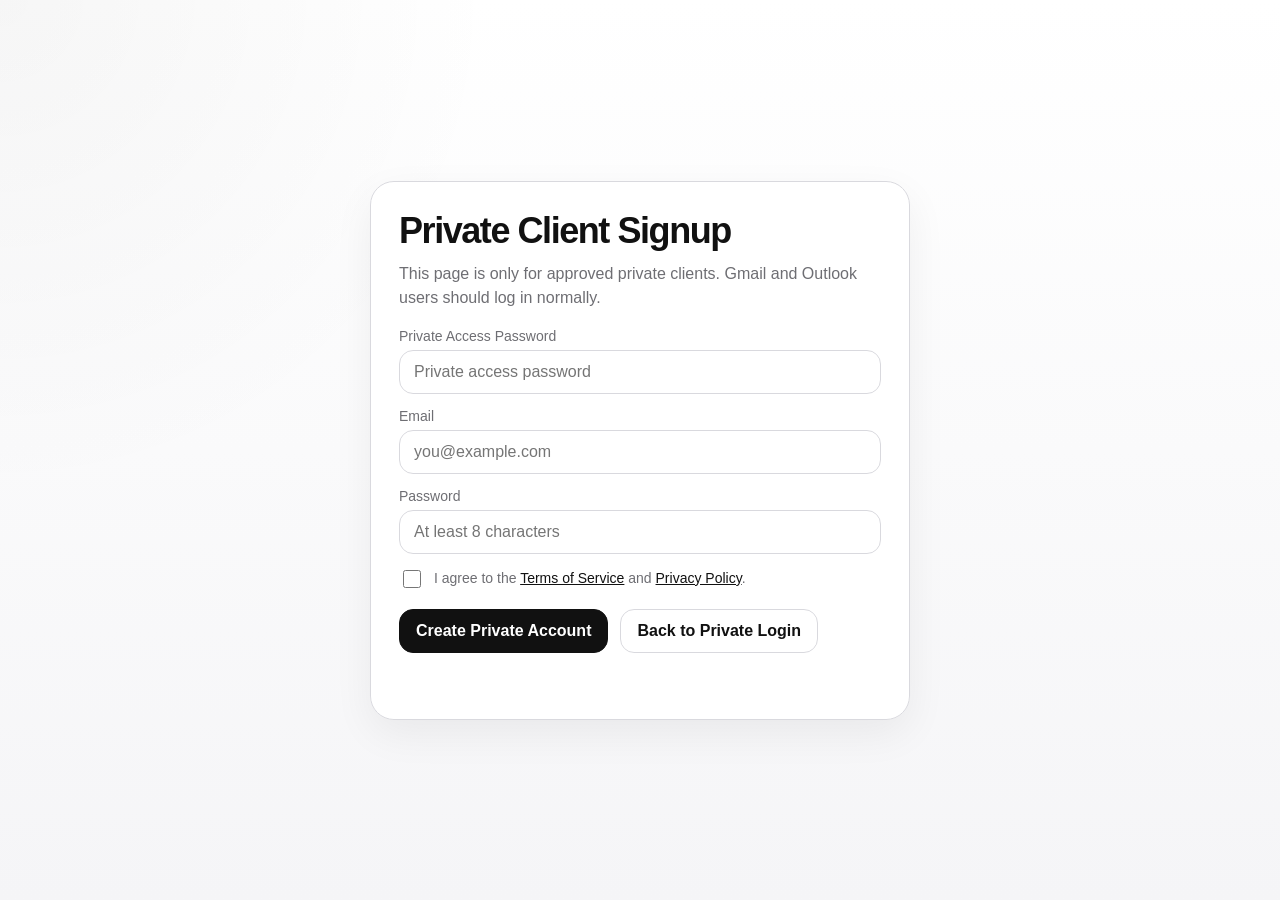
<file: Email_Summarizer/dashboard_static/signup.html>
<!doctype html>
<html lang="en">
  <head>
    <meta charset="utf-8" />
    <meta name="viewport" content="width=device-width, initial-scale=1" />
    <title>Private Client Signup</title>
    <link rel="icon" type="image/png" href="/dashboard_static/discere-logo.png" />
    <link rel="apple-touch-icon" href="/dashboard_static/discere-logo.png" />
    <style>
      :root {
        --bg: #f5f5f7;
        --panel: rgba(255, 255, 255, 0.92);
        --border: #d9d9de;
        --text: #111111;
        --muted: #6e6e73;
        --accent: #111111;
        --shadow: 0 14px 40px rgba(17, 17, 17, 0.06);
      }

      * {
        box-sizing: border-box;
      }

      body {
        margin: 0;
        min-height: 100vh;
        display: grid;
        place-items: center;
        padding: 24px;
        font-family: -apple-system, BlinkMacSystemFont, "SF Pro Text", "Segoe UI", sans-serif;
        color: var(--text);
        background:
          radial-gradient(circle at top left, rgba(0, 0, 0, 0.035), transparent 32%),
          linear-gradient(180deg, #ffffff 0%, var(--bg) 100%);
      }

      .card {
        width: min(100%, 540px);
        background: var(--panel);
        border: 1px solid var(--border);
        border-radius: 24px;
        padding: 28px;
        box-shadow: var(--shadow);
        backdrop-filter: blur(14px);
      }

      h1 {
        margin: 0 0 10px;
        font-size: 36px;
        font-weight: 650;
        letter-spacing: -0.04em;
      }

      p {
        margin: 0 0 18px;
        color: var(--muted);
        line-height: 1.5;
      }

      .field {
        display: grid;
        gap: 6px;
        margin-bottom: 14px;
      }

      select {
        width: 100%;
        padding: 12px 14px;
        border-radius: 14px;
        border: 1px solid var(--border);
        background: rgba(255, 255, 255, 0.96);
      }

      label {
        font-size: 14px;
        color: var(--muted);
      }

      input,
      button,
      a {
        font: inherit;
      }

      input {
        width: 100%;
        padding: 12px 14px;
        border-radius: 14px;
        border: 1px solid var(--border);
        background: rgba(255, 255, 255, 0.96);
      }

      .actions {
        display: flex;
        gap: 12px;
        align-items: center;
        margin-top: 18px;
      }

      .consent-row {
        display: flex;
        gap: 10px;
        align-items: flex-start;
        margin-top: 8px;
      }

      .consent-row input[type="checkbox"] {
        width: 18px;
        height: 18px;
        margin-top: 2px;
      }

      .consent-copy {
        margin: 0;
        font-size: 14px;
        color: var(--muted);
        line-height: 1.5;
      }

      .consent-copy a {
        color: var(--text);
        text-decoration: underline;
      }

      button {
        padding: 12px 16px;
        border-radius: 14px;
        border: 1px solid #111111;
        background: #111111;
        color: #ffffff;
        cursor: pointer;
        font-weight: 600;
      }

      .secondary-link {
        color: var(--text);
        text-decoration: none;
      }

      .secondary-button {
        display: inline-flex;
        align-items: center;
        justify-content: center;
        padding: 12px 16px;
        border-radius: 14px;
        border: 1px solid var(--border);
        background: rgba(255, 255, 255, 0.96);
        color: var(--text);
        text-decoration: none;
        font-weight: 600;
      }

      .status {
        margin-top: 16px;
        color: var(--muted);
        min-height: 22px;
      }

      .modal-shell {
        position: fixed;
        inset: 0;
        display: grid;
        place-items: center;
        padding: 24px;
        background: rgba(17, 17, 17, 0.36);
        z-index: 20;
      }

      .modal-shell[hidden] {
        display: none;
      }

      .modal-card {
        width: min(100%, 520px);
        background: rgba(255, 255, 255, 0.98);
        border: 1px solid var(--border);
        border-radius: 24px;
        padding: 28px;
        box-shadow: 0 24px 70px rgba(17, 17, 17, 0.18);
      }

      .modal-card h2 {
        margin: 0 0 10px;
        font-size: 30px;
        letter-spacing: -0.04em;
      }

      .modal-actions {
        display: flex;
        gap: 12px;
        justify-content: flex-end;
        margin-top: 18px;
      }
    </style>
  </head>
  <body>
    <main class="card">
      <h1>Private Client Signup</h1>
      <p>This page is only for approved private clients. Gmail and Outlook users should log in normally.</p>

      <div class="field">
        <label for="accessPasswordInput">Private Access Password</label>
        <input id="accessPasswordInput" type="password" placeholder="Private access password" autocomplete="off" />
      </div>

      <div class="field">
        <label for="emailInput">Email</label>
        <input id="emailInput" type="email" placeholder="you@example.com" />
      </div>

      <div class="field">
        <label for="passwordInput">Password</label>
        <input id="passwordInput" type="password" placeholder="At least 8 characters" />
      </div>

      <label class="consent-row" for="acceptTermsInput">
        <input id="acceptTermsInput" type="checkbox" />
        <p class="consent-copy">
          I agree to the <a href="/terms" target="_blank" rel="noopener noreferrer">Terms of Service</a> and
          <a href="/privacy" target="_blank" rel="noopener noreferrer">Privacy Policy</a>.
        </p>
      </label>

      <div class="actions">
        <button id="createButton" type="button">Create Private Account</button>
        <a class="secondary-button" href="/manual-login">Back to Private Login</a>
      </div>

      <div id="status" class="status"></div>
    </main>

    <div id="mailboxPasswordModal" class="modal-shell" hidden>
      <div class="modal-card">
        <h2>Connect 263 Mail</h2>
        <p>Enter your 263 mail password or client authorization code. Discere encrypts it and does not show it back to anyone.</p>
        <div class="field">
          <label for="mailboxPasswordInput">263 Mail Password or Authorization Code</label>
          <input id="mailboxPasswordInput" type="password" placeholder="Enter 263 mail password or authorization code" autocomplete="off" />
        </div>
        <div id="mailboxPasswordStatus" class="status"></div>
        <div class="modal-actions">
          <button id="skipMailboxPasswordButton" type="button" class="secondary-button">Enter Later</button>
          <button id="saveMailboxPasswordButton" type="button">Save and Continue</button>
        </div>
      </div>
    </div>

    <script>
      const emailInput = document.getElementById("emailInput");
      const passwordInput = document.getElementById("passwordInput");
      const accessPasswordInput = document.getElementById("accessPasswordInput");
      const acceptTermsInput = document.getElementById("acceptTermsInput");
      const createButton = document.getElementById("createButton");
      const status = document.getElementById("status");
      const mailboxPasswordModal = document.getElementById("mailboxPasswordModal");
      const mailboxPasswordInput = document.getElementById("mailboxPasswordInput");
      const mailboxPasswordStatus = document.getElementById("mailboxPasswordStatus");
      const saveMailboxPasswordButton = document.getElementById("saveMailboxPasswordButton");
      const skipMailboxPasswordButton = document.getElementById("skipMailboxPasswordButton");

      function looksLikeEmail(value) {
        return /^[^\s@]+@[^\s@]+\.[^\s@]+$/.test(String(value || "").trim());
      }

      function openMailboxPasswordModal() {
        mailboxPasswordInput.value = "";
        mailboxPasswordStatus.textContent = "";
        mailboxPasswordModal.hidden = false;
        mailboxPasswordInput.focus();
      }

      function goToDashboard() {
        window.location.href = "/dashboard";
      }

      async function saveMailboxPassword() {
        const mailboxPassword = mailboxPasswordInput.value;
        if (!mailboxPassword.trim()) {
          mailboxPasswordStatus.textContent = "Enter your 263 mail password or authorization code first.";
          return;
        }

        saveMailboxPasswordButton.disabled = true;
        skipMailboxPasswordButton.disabled = true;
        mailboxPasswordStatus.textContent = "Saving encrypted mailbox connection...";
        try {
          const response = await fetch("/mailbox/vip-password", {
            method: "POST",
            headers: { "Content-Type": "application/json" },
            body: JSON.stringify({ mailbox_password: mailboxPassword }),
          });
          mailboxPasswordInput.value = "";
          const data = await response.json();
          if (!response.ok) {
            mailboxPasswordStatus.textContent = data.detail || "Incorrect 263 mail password or authorization code.";
            return;
          }
          goToDashboard();
        } catch (error) {
          mailboxPasswordStatus.textContent = "Could not save mailbox connection. Please try again.";
        } finally {
          saveMailboxPasswordButton.disabled = false;
          skipMailboxPasswordButton.disabled = false;
        }
      }

      async function signup() {
        const email = emailInput.value.trim();
        const password = passwordInput.value;
        const manualAccessPassword = accessPasswordInput.value;
        const accepted = acceptTermsInput.checked;

        if (!manualAccessPassword || !email || !password) {
          status.textContent = "Complete all fields first.";
          return;
        }
        if (!accepted) {
          status.textContent = "Accept the Terms of Service and Privacy Policy first.";
          return;
        }
        if (!looksLikeEmail(email)) {
          status.textContent = "Incorrect email.";
          return;
        }

        createButton.disabled = true;
        status.textContent = "Creating account...";

        try {
          const response = await fetch("/auth/signup", {
            method: "POST",
            headers: { "Content-Type": "application/json" },
            body: JSON.stringify({
              email,
              password,
              manual_access_password: manualAccessPassword,
              accept_terms: true,
              accept_privacy: true,
            }),
          });
          const data = await response.json();

          if (!response.ok) {
            status.textContent = data.detail || "Failed to create private account.";
            return;
          }

          if (data.profile?.manual_mailbox_allowed && !data.profile?.settings?.mailbox_connected) {
            openMailboxPasswordModal();
            return;
          }

          goToDashboard();
        } catch (error) {
          status.textContent = `Failed to create private account: ${error.message}`;
        } finally {
          createButton.disabled = false;
        }
      }

      createButton.addEventListener("click", signup);
      saveMailboxPasswordButton.addEventListener("click", saveMailboxPassword);
      skipMailboxPasswordButton.addEventListener("click", goToDashboard);
      mailboxPasswordInput.addEventListener("keydown", (event) => {
        if (event.key === "Enter") {
          event.preventDefault();
          saveMailboxPassword();
        }
      });
      passwordInput.addEventListener("keydown", (event) => {
        if (event.key === "Enter") {
          event.preventDefault();
          signup();
        }
      });
    </script>
  </body>
</html>
</file>
